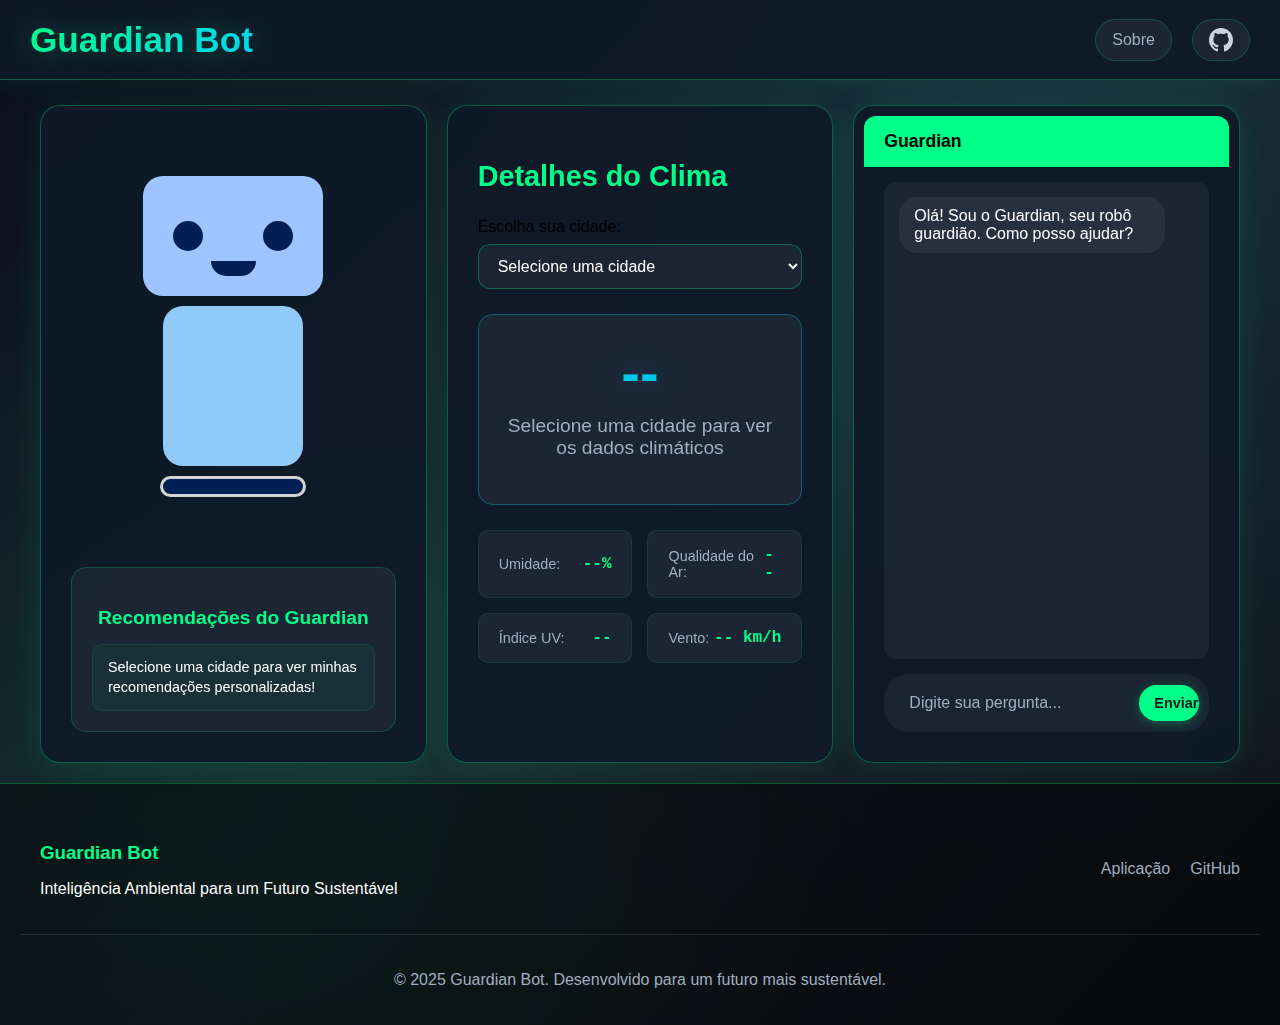
<file: index.html>
<!DOCTYPE html>
<html lang="pt-BR">
<head>
    <meta charset="UTF-8">
    <meta name="viewport" content="width=device-width, initial-scale=1.0">
    <link rel="stylesheet" href="css/app.css">
    <link rel="stylesheet" href="css/global.css">
    <title>Earth Guardian Bot</title>
</head>
<body>
    <header>
        <h1><a href="index.html">Guardian Bot</a></h1>
        <nav>
            <a href="landing.html">Sobre</a>
            <a href="https://github.com/beandy-dev/guardian-bot" target="_blank" class="github-link">
                <svg width="24" height="24" viewBox="0 0 24 24" fill="currentColor">
                    <path d="M12 0c-6.626 0-12 5.373-12 12 0 5.302 3.438 9.8 8.207 11.387.599.111.793-.261.793-.577v-2.234c-3.338.726-4.033-1.416-4.033-1.416-.546-1.387-1.333-1.756-1.333-1.756-1.089-.745.083-.729.083-.729 1.205.084 1.839 1.237 1.839 1.237 1.07 1.834 2.807 1.304 3.492.997.107-.775.418-1.305.762-1.604-2.665-.305-5.467-1.334-5.467-5.931 0-1.311.469-2.381 1.236-3.221-.124-.303-.535-1.524.117-3.176 0 0 1.008-.322 3.301 1.23.957-.266 1.983-.399 3.003-.404 1.02.005 2.047.138 3.006.404 2.291-1.552 3.297-1.23 3.297-1.23.653 1.653.242 2.874.118 3.176.77.84 1.235 1.911 1.235 3.221 0 4.609-2.807 5.624-5.479 5.921.43.372.823 1.102.823 2.222v3.293c0 .319.192.694.801.576 4.765-1.589 8.199-6.086 8.199-11.386 0-6.627-5.373-12-12-12z"/>
                </svg>
            </a>
        </nav>
    </header>
    <main>
        <section class="cards-container">

            <!-- Robot -->
            <article class="card">
                <div id="robot" class="robot neutral">
                    <div class="head">
                        <div class="eye left"></div>
                        <div class="eye right"></div>
                        <div class="mouth"></div>
                    </div>
                    <div class="body"></div>
                    <div class="legs"></div>
                </div>
                
                <!-- Guardian Recommendations -->
                <div class="guardian-recommendations">
                    <h3>Recomendações do Guardian</h3>
                    <div id="recommendations" class="recommendations-list">
                    </div>
                </div>
            </article>

            <!-- Weather Details-->
            <article class="card">
                <h2>Detalhes do Clima</h2>

                <div class="city-selector">
                    <label for="citySelect">Escolha sua cidade:</label>
                    <select id="citySelect">
                        <option value="" disabled selected>Selecione uma cidade</option>
                        <option value="sao-paulo">São Paulo</option>
                        <option value="rio-janeiro">Rio de Janeiro</option>
                        <option value="brasilia">Brasília</option>
                        <option value="salvador">Salvador</option>
                        <option value="curitiba">Curitiba</option>
                        <option value="manaus">Manaus</option>
                        <option value="porto-alegre">Porto Alegre</option>
                        <option value="recife">Recife</option>
                    </select>
                </div>

                <div class="weather-current">
                    <div class="weather-main">
                        <div id="temperature" class="temperature">--</div>
                        <div id="weather-description" class="weather-description">
                        </div>
                    </div>
                </div>

                <div class="weather-details">
                    <div class="detail-item">
                        <span class="label">Umidade:</span>
                        <span id="humidity">--%</span>
                    </div>

                    <div class="detail-item">
                        <span class="label">Qualidade do Ar:</span>
                        <span id="air-quality">--</span>
                    </div>

                    <div class="detail-item">
                        <span class="label">Índice UV:</span>
                        <span id="uv-index">--</span>
                    </div>

                    <div class="detail-item">
                        <span class="label">Vento:</span>
                        <span id="wind">-- km/h</span>
                    </div>
                </div>
            </article>

            <!-- Chat -->
            <article class="card chat-card">
                <h2>Guardian</h2>

                <div class="chat-messages" id="chatMessages">
                </div>

                <div class="chat-input-container">
                    <input type="text" id="chatInput" placeholder="Digite sua pergunta...">
                    <button id="sendBtn">Enviar</button>
                </div>
            </article>

        </section>
    </main>

    <footer>
        <div class="footer-content">
            <div class="footer-info">
                <h3>Guardian Bot</h3>
                <p>Inteligência Ambiental para um Futuro Sustentável</p>
            </div>
            <div class="footer-links">
                <a href="app.html">Aplicação</a>
                <a href="https://github.com/beandy-dev/guardian-bot" target="_blank">GitHub</a>
            </div>
        </div>
        <div class="footer-bottom">
            <p>&copy; 2025 Guardian Bot. Desenvolvido para um futuro mais sustentável.</p>
        </div>
    </footer>

    <script type="module" src="js/app.js"></script>
</body>
</html>
</file>
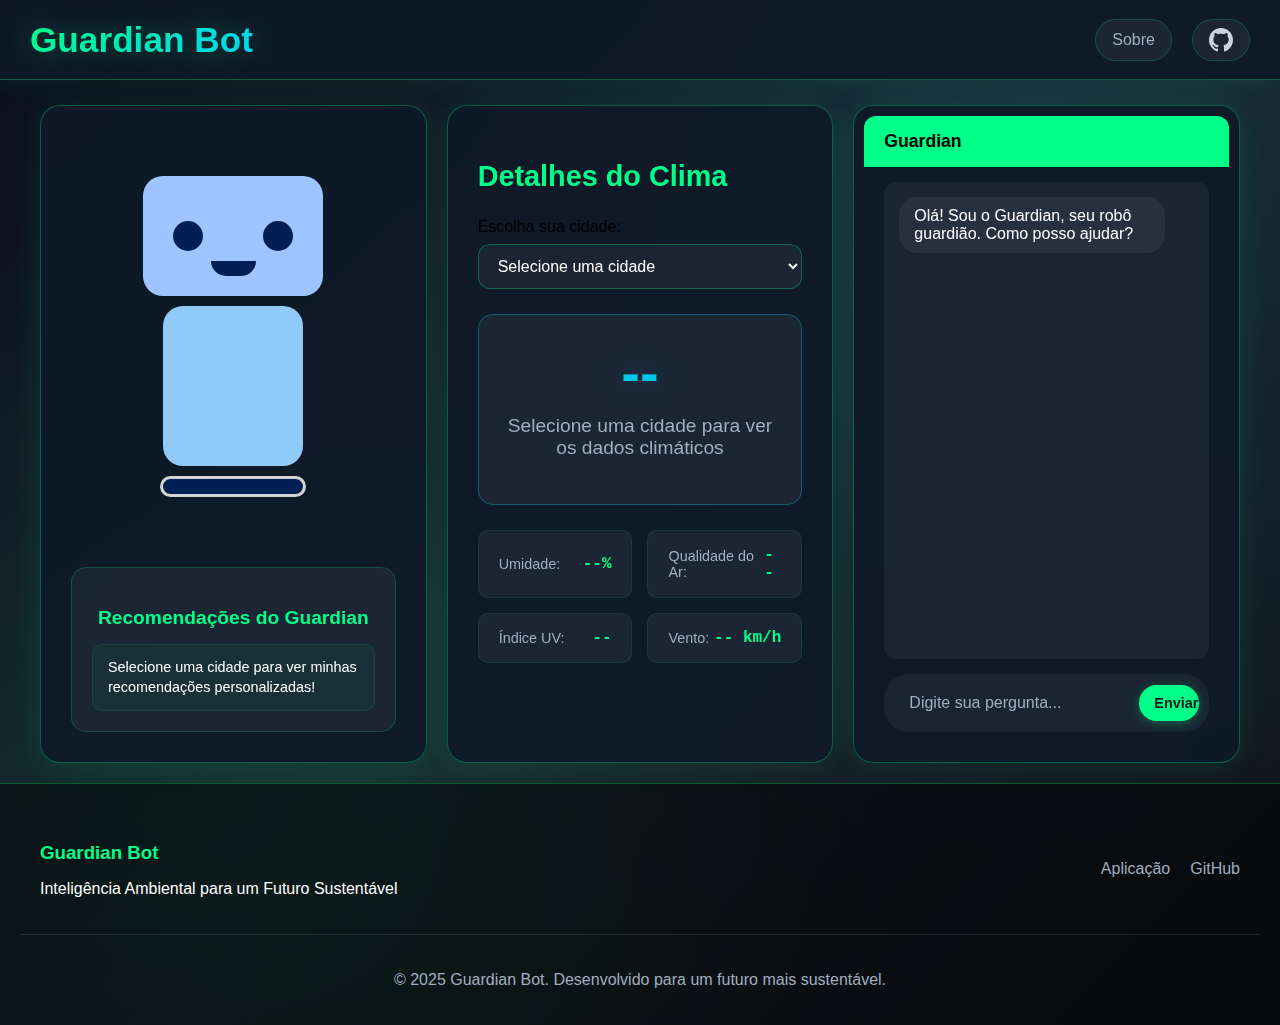
<file: app.html>
<!DOCTYPE html>
<html lang="pt-BR">
<head>
    <meta charset="UTF-8">
    <meta name="viewport" content="width=device-width, initial-scale=1.0">
    <link rel="stylesheet" href="css/app.css">
    <link rel="stylesheet" href="css/global.css">
    <title>Earth Guardian Bot</title>
</head>
<body>
    <header>
        <h1><a href="app.html">Guardian Bot</a></h1>
        <nav>
            <a href="landing.html">Sobre</a>
            <a href="https://github.com/beandy-dev" target="_blank" class="github-link">
                <svg width="24" height="24" viewBox="0 0 24 24" fill="currentColor">
                    <path d="M12 0c-6.626 0-12 5.373-12 12 0 5.302 3.438 9.8 8.207 11.387.599.111.793-.261.793-.577v-2.234c-3.338.726-4.033-1.416-4.033-1.416-.546-1.387-1.333-1.756-1.333-1.756-1.089-.745.083-.729.083-.729 1.205.084 1.839 1.237 1.839 1.237 1.07 1.834 2.807 1.304 3.492.997.107-.775.418-1.305.762-1.604-2.665-.305-5.467-1.334-5.467-5.931 0-1.311.469-2.381 1.236-3.221-.124-.303-.535-1.524.117-3.176 0 0 1.008-.322 3.301 1.23.957-.266 1.983-.399 3.003-.404 1.02.005 2.047.138 3.006.404 2.291-1.552 3.297-1.23 3.297-1.23.653 1.653.242 2.874.118 3.176.77.84 1.235 1.911 1.235 3.221 0 4.609-2.807 5.624-5.479 5.921.43.372.823 1.102.823 2.222v3.293c0 .319.192.694.801.576 4.765-1.589 8.199-6.086 8.199-11.386 0-6.627-5.373-12-12-12z"/>
                </svg>
            </a>
        </nav>
    </header>
    <main>
        <section class="cards-container">

            <!-- Robot -->
            <article class="card">
                <div id="robot" class="robot neutral">
                    <div class="head">
                        <div class="eye left"></div>
                        <div class="eye right"></div>
                        <div class="mouth"></div>
                    </div>
                    <div class="body"></div>
                    <div class="legs"></div>
                </div>
                
                <!-- Guardian Recommendations -->
                <div class="guardian-recommendations">
                    <h3>Recomendações do Guardian</h3>
                    <div id="recommendations" class="recommendations-list">
                    </div>
                </div>
            </article>

            <!-- Weather Details-->
            <article class="card">
                <h2>Detalhes do Clima</h2>

                <div class="city-selector">
                    <label for="citySelect">Escolha sua cidade:</label>
                    <select id="citySelect">
                        <option value="" disabled selected>Selecione uma cidade</option>
                        <option value="sao-paulo">São Paulo</option>
                        <option value="rio-janeiro">Rio de Janeiro</option>
                        <option value="brasilia">Brasília</option>
                        <option value="salvador">Salvador</option>
                        <option value="curitiba">Curitiba</option>
                        <option value="manaus">Manaus</option>
                        <option value="porto-alegre">Porto Alegre</option>
                        <option value="recife">Recife</option>
                    </select>
                </div>

                <div class="weather-current">
                    <div class="weather-main">
                        <div id="temperature" class="temperature">--</div>
                        <div id="weather-description" class="weather-description">
                        </div>
                    </div>
                </div>

                <div class="weather-details">
                    <div class="detail-item">
                        <span class="label">Umidade:</span>
                        <span id="humidity">--%</span>
                    </div>

                    <div class="detail-item">
                        <span class="label">Qualidade do Ar:</span>
                        <span id="air-quality">--</span>
                    </div>

                    <div class="detail-item">
                        <span class="label">Índice UV:</span>
                        <span id="uv-index">--</span>
                    </div>

                    <div class="detail-item">
                        <span class="label">Vento:</span>
                        <span id="wind">-- km/h</span>
                    </div>
                </div>
            </article>

            <!-- Chat -->
            <article class="card chat-card">
                <h2>Guardian</h2>

                <div class="chat-messages" id="chatMessages">
                </div>

                <div class="chat-input-container">
                    <input type="text" id="chatInput" placeholder="Digite sua pergunta...">
                    <button id="sendBtn">Enviar</button>
                </div>
            </article>

        </section>
    </main>

    <footer>
        <div class="footer-content">
            <div class="footer-info">
                <h3>Guardian Bot</h3>
                <p>Inteligência Ambiental para um Futuro Sustentável</p>
            </div>
            <div class="footer-links">
                <a href="app.html">Aplicação</a>
                <a href="https://github.com/beandy-dev" target="_blank">GitHub</a>
            </div>
        </div>
        <div class="footer-bottom">
            <p>&copy; 2025 Guardian Bot. Desenvolvido para um futuro mais sustentável.</p>
        </div>
    </footer>

    <script type="module" src="js/app.js"></script>
</body>
</html>
</file>
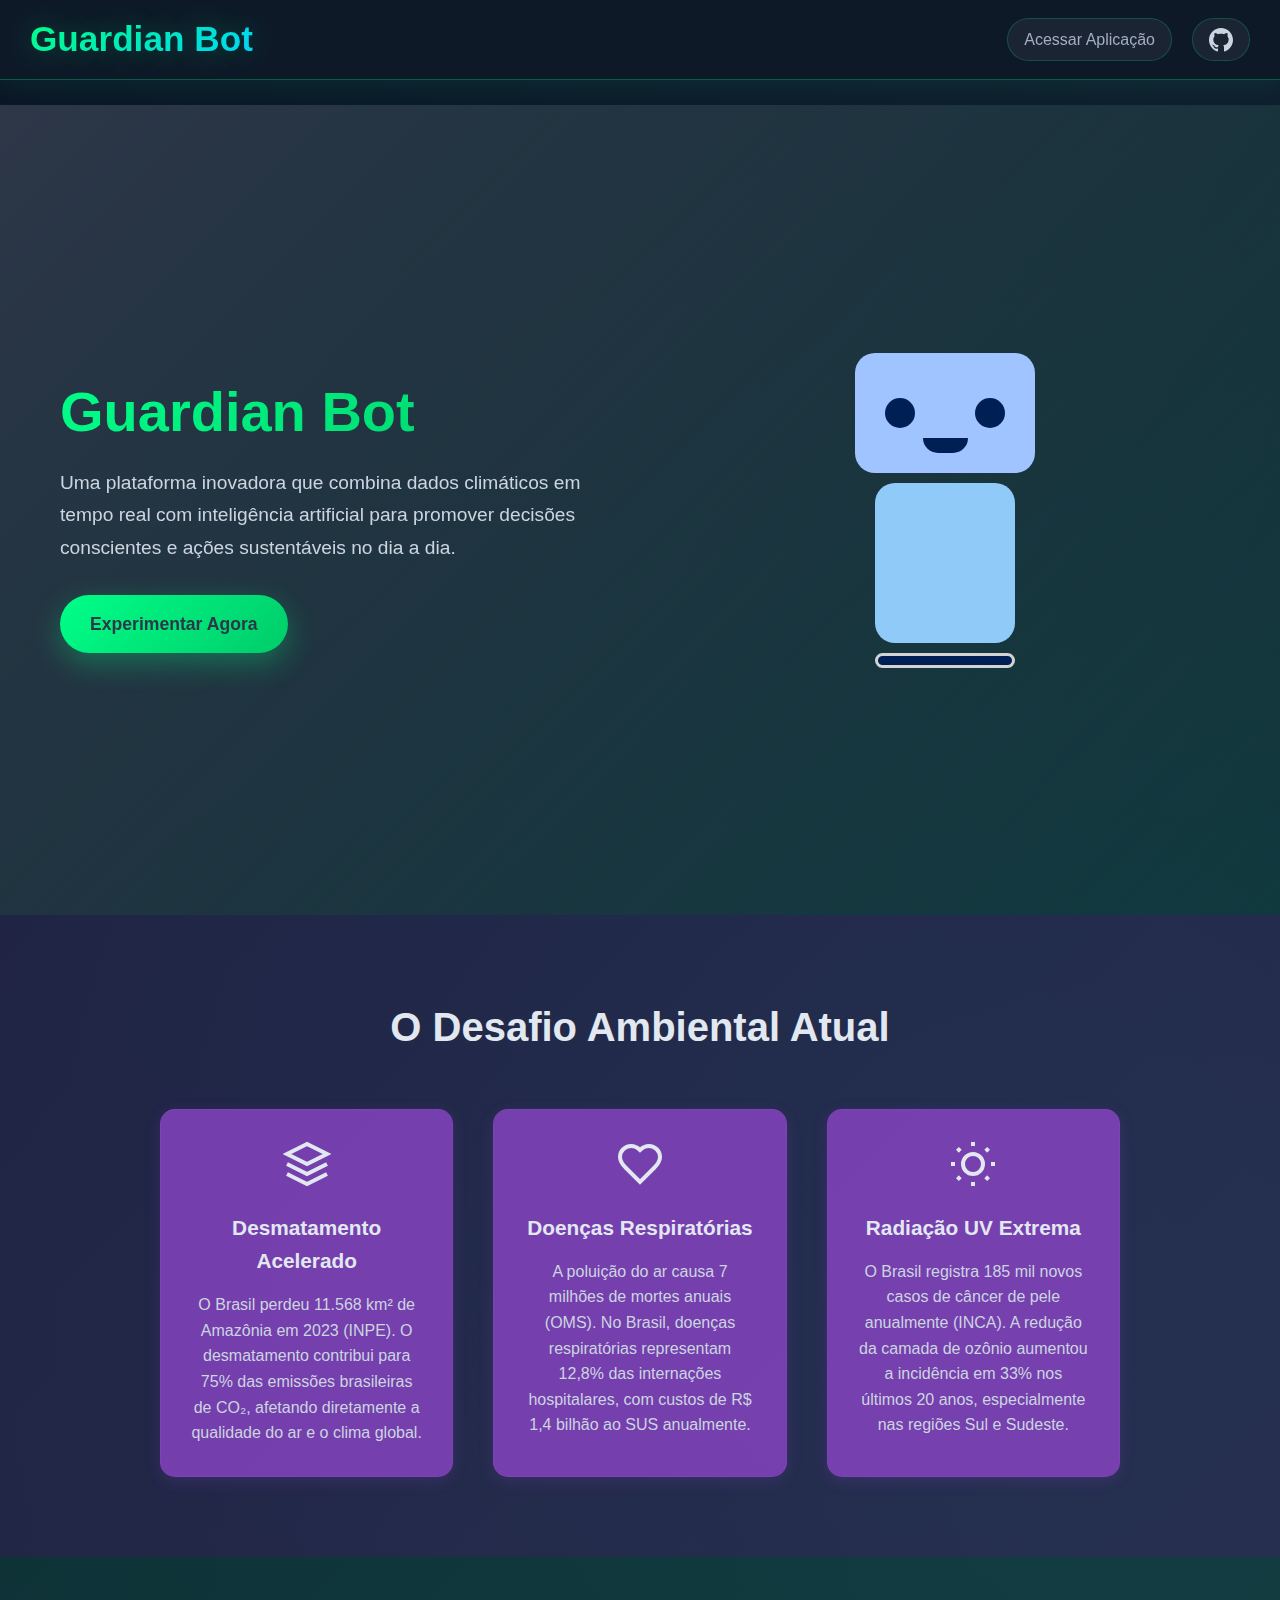
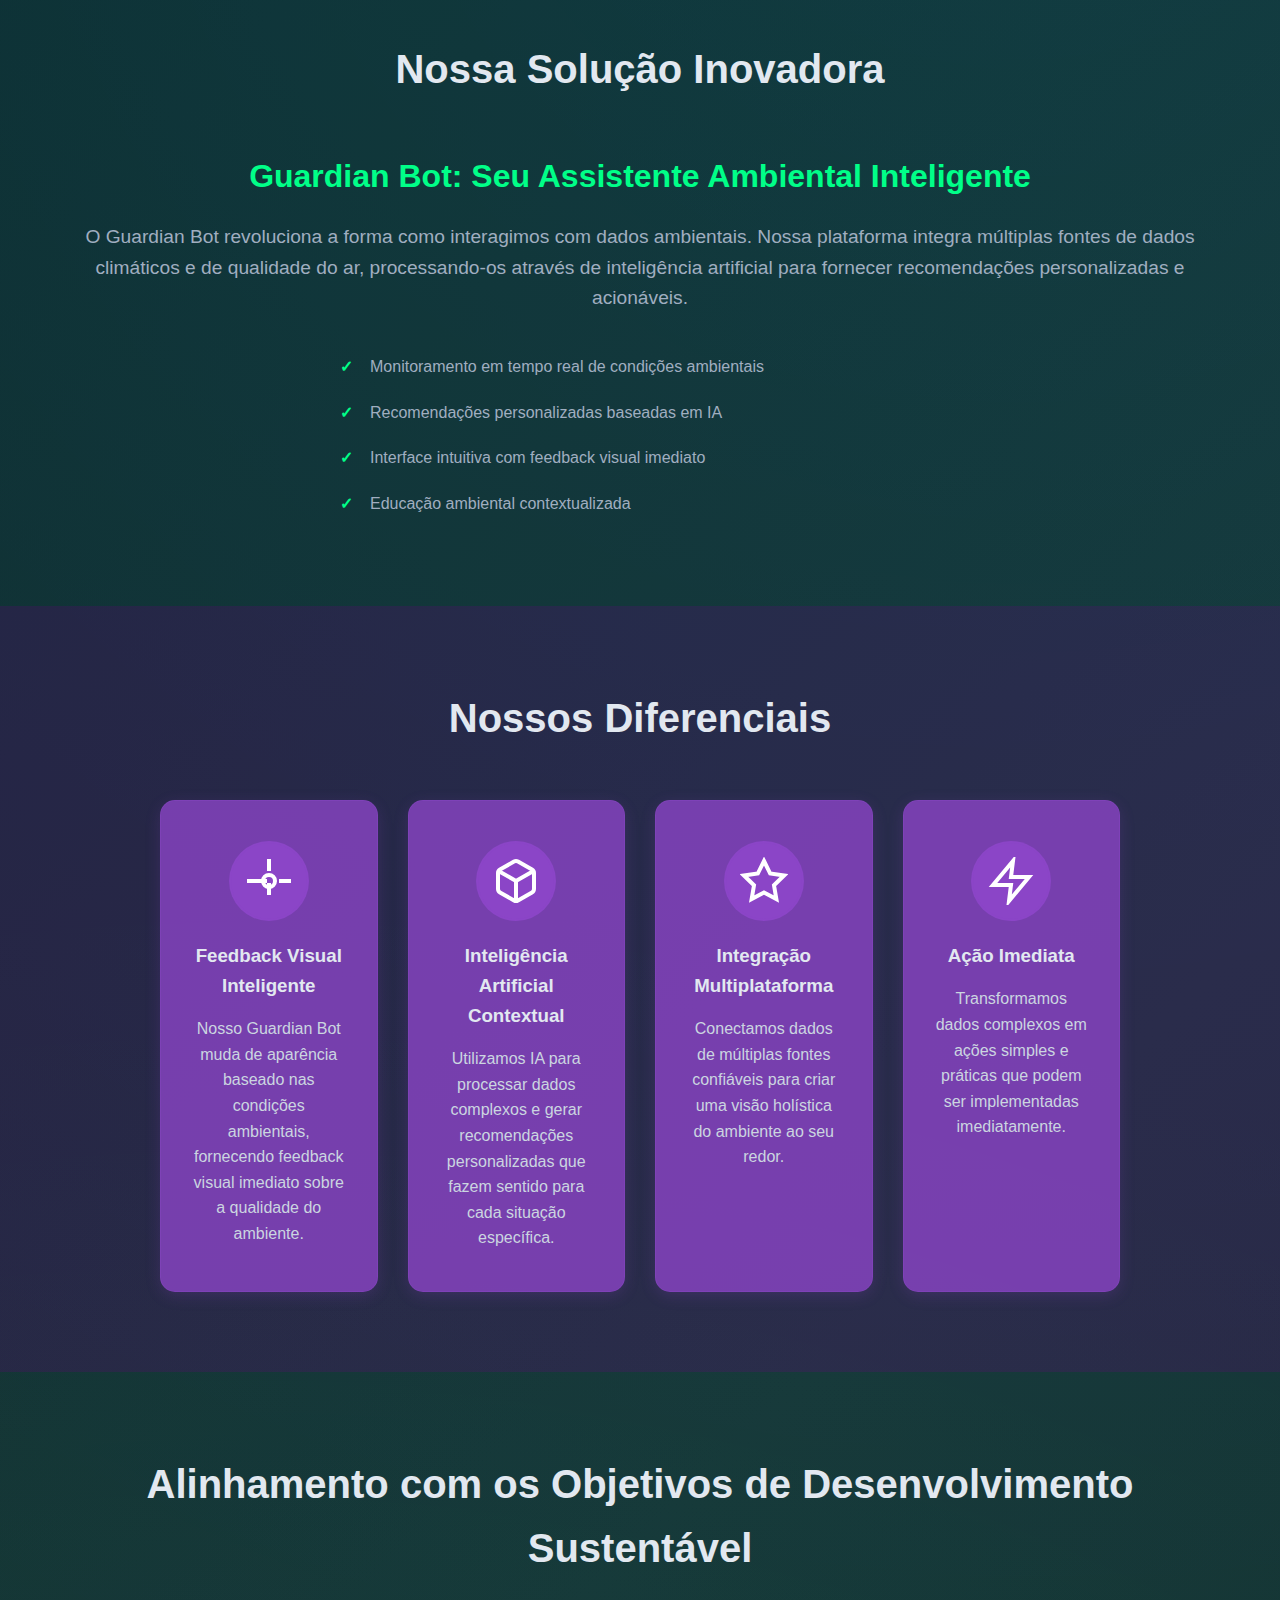
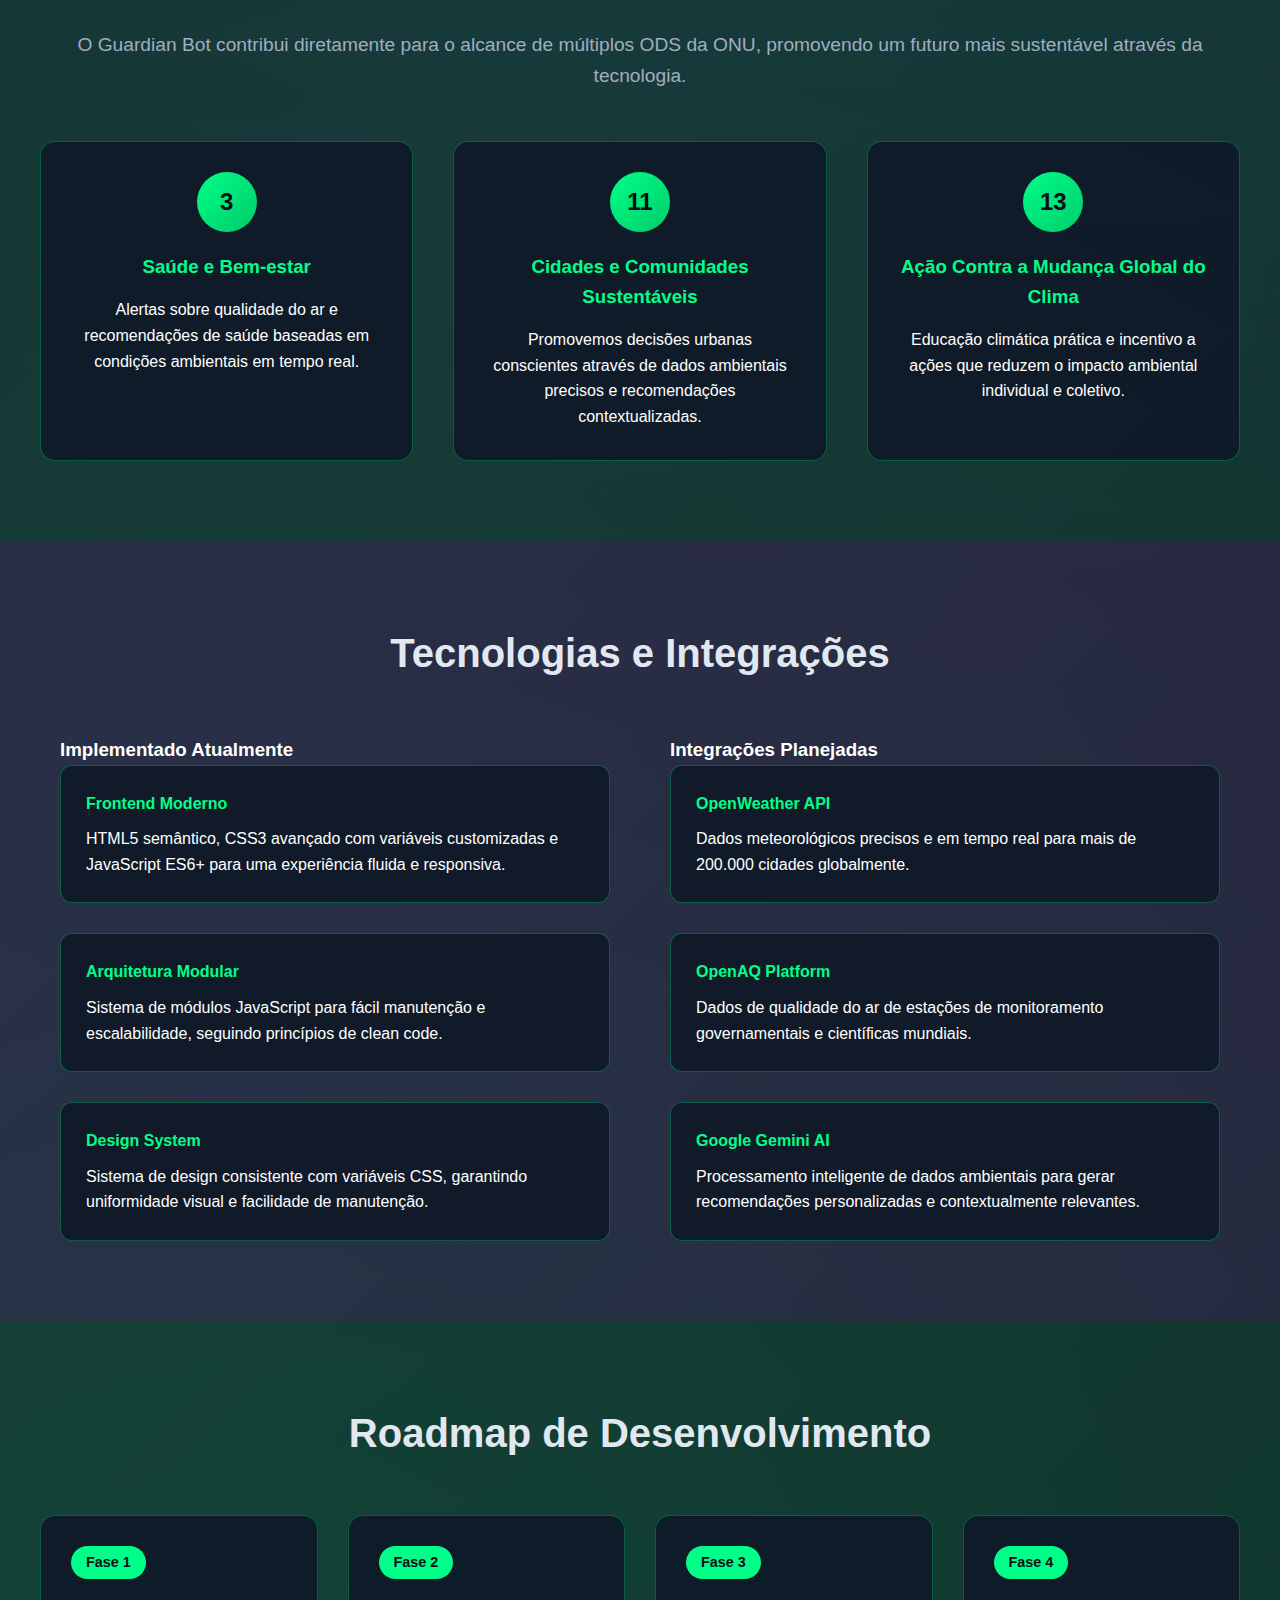
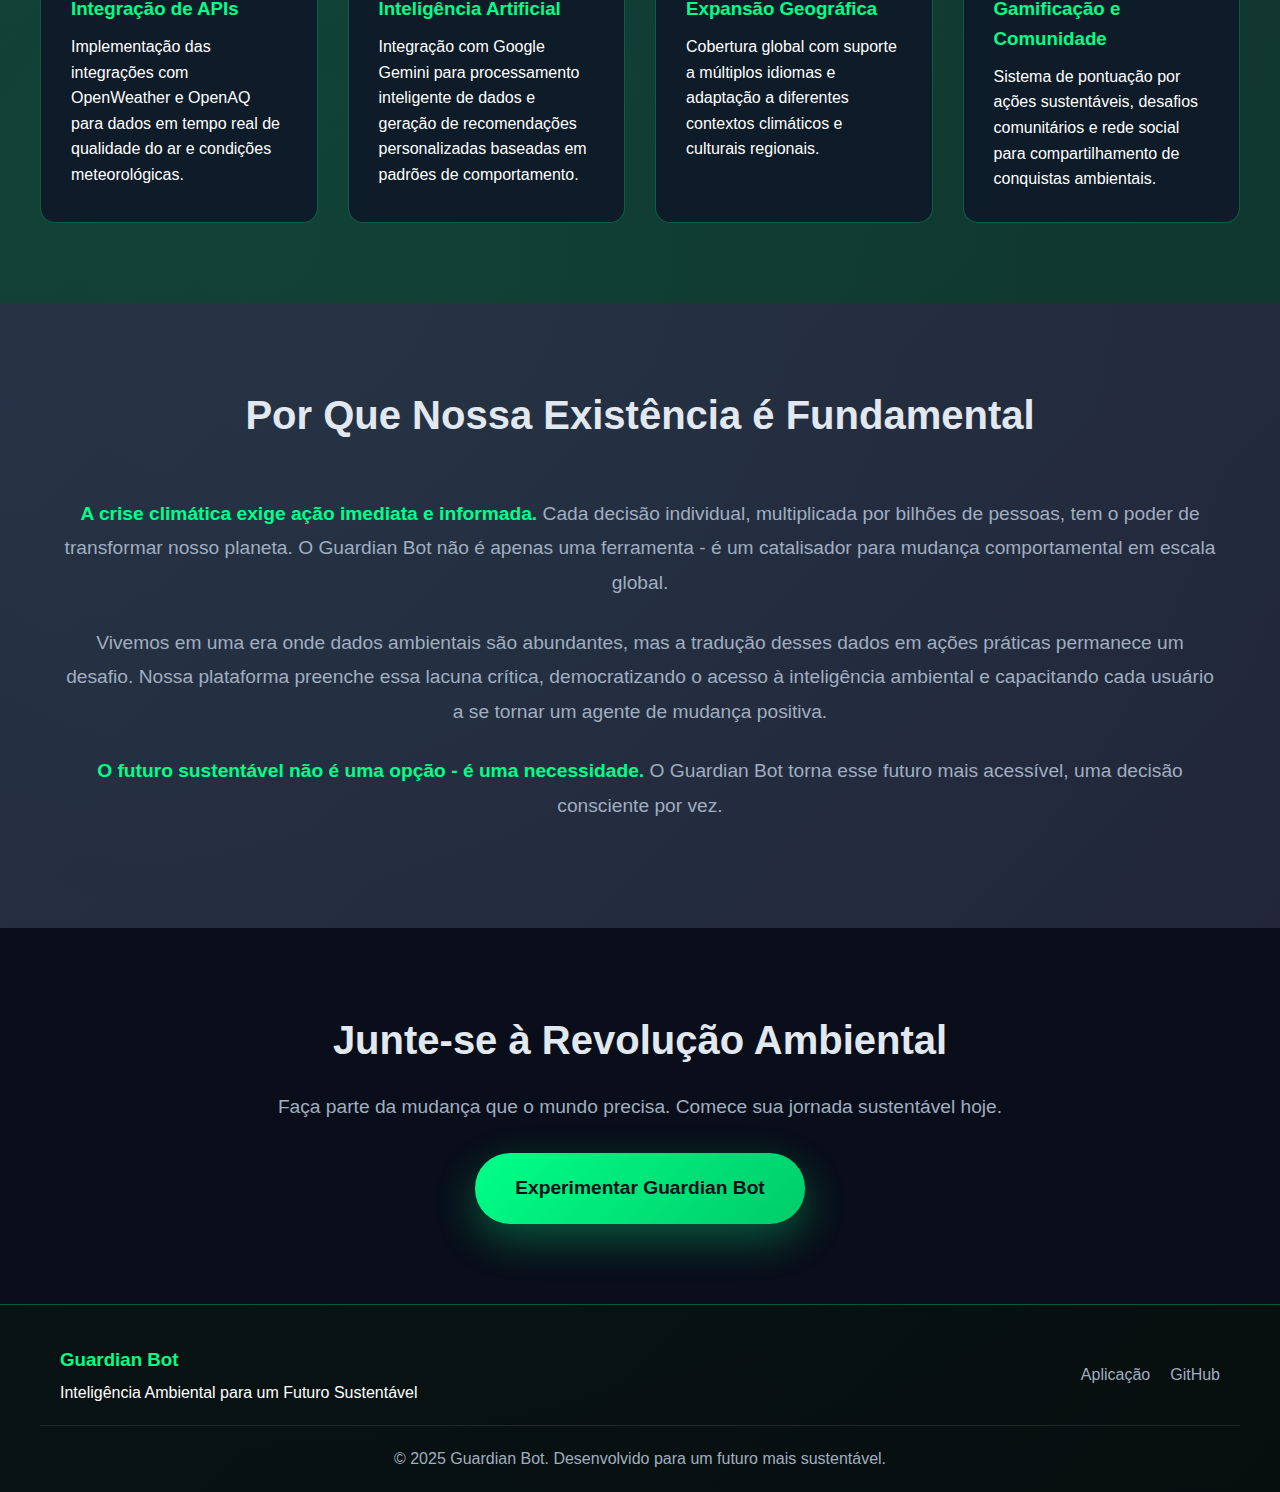
<file: landing.html>
<!DOCTYPE html>
<html lang="pt-BR">
<head>
    <meta charset="UTF-8">
    <meta name="viewport" content="width=device-width, initial-scale=1.0">
    <link rel="stylesheet" href="css/landing.css">
    <link rel="stylesheet" href="css/global.css">
    <title>Guardian Bot - Inteligência Ambiental para um Futuro Sustentável</title>
</head>
<body>
    <header>
        <h1><a href="app.html">Guardian Bot</a></h1>
        <nav>
            <a href="index.html">Acessar Aplicação</a>
            <a href="https://github.com/beandy-dev/guardian-bot" target="_blank" class="github-link">
                <svg width="24" height="24" viewBox="0 0 24 24" fill="currentColor">
                    <path d="M12 0c-6.626 0-12 5.373-12 12 0 5.302 3.438 9.8 8.207 11.387.599.111.793-.261.793-.577v-2.234c-3.338.726-4.033-1.416-4.033-1.416-.546-1.387-1.333-1.756-1.333-1.756-1.089-.745.083-.729.083-.729 1.205.084 1.839 1.237 1.839 1.237 1.07 1.834 2.807 1.304 3.492.997.107-.775.418-1.305.762-1.604-2.665-.305-5.467-1.334-5.467-5.931 0-1.311.469-2.381 1.236-3.221-.124-.303-.535-1.524.117-3.176 0 0 1.008-.322 3.301 1.23.957-.266 1.983-.399 3.003-.404 1.02.005 2.047.138 3.006.404 2.291-1.552 3.297-1.23 3.297-1.23.653 1.653.242 2.874.118 3.176.77.84 1.235 1.911 1.235 3.221 0 4.609-2.807 5.624-5.479 5.921.43.372.823 1.102.823 2.222v3.293c0 .319.192.694.801.576 4.765-1.589 8.199-6.086 8.199-11.386 0-6.627-5.373-12-12-12z"/>
                </svg>
            </a>
        </nav>
    </header>

    <main>
        <section class="hero">
            <div class="hero-content">
                <div class="hero-text">
                    <h1>Guardian Bot</h1>
                    <p class="hero-description">
                        Uma plataforma inovadora que combina dados climáticos em tempo real com inteligência artificial 
                        para promover decisões conscientes e ações sustentáveis no dia a dia.
                    </p>
                    <a href="app.html" class="hero-cta">Experimentar Agora</a>
                </div>
                <div class="hero-robot">
                    <div id="robot" class="robot perfect">
                        <div class="head">
                            <div class="eye left"></div>
                            <div class="eye right"></div>
                            <div class="mouth"></div>
                        </div>
                        <div class="body"></div>
                        <div class="legs"></div>
                    </div>
                </div>
            </div>
        </section>

        <section class="problem">
            <h2>O Desafio Ambiental Atual</h2>
            <div class="problem-grid">
                <div class="problem-item">
                    <svg width="48" height="48" viewBox="0 0 24 24" fill="none" stroke="currentColor" stroke-width="2">
                        <path d="M12 2L2 7l10 5 10-5-10-5z"/>
                        <path d="M2 17l10 5 10-5"/>
                        <path d="M2 12l10 5 10-5"/>
                    </svg>
                    <h3>Desmatamento Acelerado</h3>
                    <p>O Brasil perdeu 11.568 km² de Amazônia em 2023 (INPE). O desmatamento contribui para 75% das emissões brasileiras de CO₂, afetando diretamente a qualidade do ar e o clima global.</p>
                </div>
                <div class="problem-item">
                    <svg width="48" height="48" viewBox="0 0 24 24" fill="none" stroke="currentColor" stroke-width="2">
                        <path d="M19 14c1.49-1.46 3-3.21 3-5.5A5.5 5.5 0 0 0 16.5 3c-1.76 0-3 .5-4.5 2-1.5-1.5-2.74-2-4.5-2A5.5 5.5 0 0 0 2 8.5c0 2.29 1.51 4.04 3 5.5l7 7z"/>
                    </svg>
                    <h3>Doenças Respiratórias</h3>
                    <p>A poluição do ar causa 7 milhões de mortes anuais (OMS). No Brasil, doenças respiratórias representam 12,8% das internações hospitalares, com custos de R$ 1,4 bilhão ao SUS anualmente.</p>
                </div>
                <div class="problem-item">
                    <svg width="48" height="48" viewBox="0 0 24 24" fill="none" stroke="currentColor" stroke-width="2">
                        <circle cx="12" cy="12" r="5"/>
                        <line x1="12" y1="1" x2="12" y2="3"/>
                        <line x1="12" y1="21" x2="12" y2="23"/>
                        <line x1="4.22" y1="4.22" x2="5.64" y2="5.64"/>
                        <line x1="18.36" y1="18.36" x2="19.78" y2="19.78"/>
                        <line x1="1" y1="12" x2="3" y2="12"/>
                        <line x1="21" y1="12" x2="23" y2="12"/>
                        <line x1="4.22" y1="19.78" x2="5.64" y2="18.36"/>
                        <line x1="18.36" y1="5.64" x2="19.78" y2="4.22"/>
                    </svg>
                    <h3>Radiação UV Extrema</h3>
                    <p>O Brasil registra 185 mil novos casos de câncer de pele anualmente (INCA). A redução da camada de ozônio aumentou a incidência em 33% nos últimos 20 anos, especialmente nas regiões Sul e Sudeste.</p>
                </div>
            </div>
        </section>

        <section class="solution">
            <h2>Nossa Solução Inovadora</h2>
            <div class="solution-content">
                <div class="solution-text">
                    <h3>Guardian Bot: Seu Assistente Ambiental Inteligente</h3>
                    <p>
                        O Guardian Bot revoluciona a forma como interagimos com dados ambientais. Nossa plataforma 
                        integra múltiplas fontes de dados climáticos e de qualidade do ar, processando-os através 
                        de inteligência artificial para fornecer recomendações personalizadas e acionáveis.
                    </p>
                    <ul class="solution-features">
                        <li>Monitoramento em tempo real de condições ambientais</li>
                        <li>Recomendações personalizadas baseadas em IA</li>
                        <li>Interface intuitiva com feedback visual imediato</li>
                        <li>Educação ambiental contextualizada</li>
                    </ul>
                </div>
            </div>
        </section>

        <section class="differentials">
            <h2>Nossos Diferenciais</h2>
            <div class="differentials-grid">
                <div class="differential-card">
                    <div class="differential-icon">
                        <svg width="48" height="48" viewBox="0 0 24 24" fill="none" stroke="currentColor" stroke-width="2">
                            <circle cx="12" cy="12" r="3"/>
                            <path d="M12 1v6m0 6v6m11-7h-6m-6 0H1"/>
                        </svg>
                    </div>
                    <h3>Feedback Visual Inteligente</h3>
                    <p>Nosso Guardian Bot muda de aparência baseado nas condições ambientais, fornecendo feedback visual imediato sobre a qualidade do ambiente.</p>
                </div>
                <div class="differential-card">
                    <div class="differential-icon">
                        <svg width="48" height="48" viewBox="0 0 24 24" fill="none" stroke="currentColor" stroke-width="2">
                            <path d="M21 16V8a2 2 0 0 0-1-1.73l-7-4a2 2 0 0 0-2 0l-7 4A2 2 0 0 0 3 8v8a2 2 0 0 0 1 1.73l7 4a2 2 0 0 0 2 0l7-4A2 2 0 0 0 21 16z"/>
                            <polyline points="3.27,6.96 12,12.01 20.73,6.96"/>
                            <line x1="12" y1="22.08" x2="12" y2="12"/>
                        </svg>
                    </div>
                    <h3>Inteligência Artificial Contextual</h3>
                    <p>Utilizamos IA para processar dados complexos e gerar recomendações personalizadas que fazem sentido para cada situação específica.</p>
                </div>
                <div class="differential-card">
                    <div class="differential-icon">
                        <svg width="48" height="48" viewBox="0 0 24 24" fill="none" stroke="currentColor" stroke-width="2">
                            <path d="M12 2l3.09 6.26L22 9.27l-5 4.87 1.18 6.88L12 17.77l-6.18 3.25L7 14.14 2 9.27l6.91-1.01L12 2z"/>
                        </svg>
                    </div>
                    <h3>Integração Multiplataforma</h3>
                    <p>Conectamos dados de múltiplas fontes confiáveis para criar uma visão holística do ambiente ao seu redor.</p>
                </div>
                <div class="differential-card">
                    <div class="differential-icon">
                        <svg width="48" height="48" viewBox="0 0 24 24" fill="none" stroke="currentColor" stroke-width="2">
                            <polygon points="13 2 3 14 12 14 11 22 21 10 12 10 13 2"/>
                        </svg>
                    </div>
                    <h3>Ação Imediata</h3>
                    <p>Transformamos dados complexos em ações simples e práticas que podem ser implementadas imediatamente.</p>
                </div>
            </div>
        </section>

        <section class="ods">
            <h2>Alinhamento com os Objetivos de Desenvolvimento Sustentável</h2>
            <p class="ods-intro">
                O Guardian Bot contribui diretamente para o alcance de múltiplos ODS da ONU, 
                promovendo um futuro mais sustentável através da tecnologia.
            </p>
            <div class="ods-grid">
                <div class="ods-card">
                    <div class="ods-number">3</div>
                    <h3>Saúde e Bem-estar</h3>
                    <p>Alertas sobre qualidade do ar e recomendações de saúde baseadas em condições ambientais em tempo real.</p>
                </div>
                <div class="ods-card">
                    <div class="ods-number">11</div>
                    <h3>Cidades e Comunidades Sustentáveis</h3>
                    <p>Promovemos decisões urbanas conscientes através de dados ambientais precisos e recomendações contextualizadas.</p>
                </div>
                <div class="ods-card">
                    <div class="ods-number">13</div>
                    <h3>Ação Contra a Mudança Global do Clima</h3>
                    <p>Educação climática prática e incentivo a ações que reduzem o impacto ambiental individual e coletivo.</p>
                </div>
            </div>
        </section>

        <section class="technology">
            <h2>Tecnologias e Integrações</h2>
            <div class="tech-content">
                <div class="tech-current">
                    <h3>Implementado Atualmente</h3>
                    <div class="tech-grid">
                        <div class="tech-item">
                            <h4>Frontend Moderno</h4>
                            <p>HTML5 semântico, CSS3 avançado com variáveis customizadas e JavaScript ES6+ para uma experiência fluida e responsiva.</p>
                        </div>
                        <div class="tech-item">
                            <h4>Arquitetura Modular</h4>
                            <p>Sistema de módulos JavaScript para fácil manutenção e escalabilidade, seguindo princípios de clean code.</p>
                        </div>
                        <div class="tech-item">
                            <h4>Design System</h4>
                            <p>Sistema de design consistente com variáveis CSS, garantindo uniformidade visual e facilidade de manutenção.</p>
                        </div>
                    </div>
                </div>
                
                <div class="tech-integrations">
                    <h3>Integrações Planejadas</h3>
                    <div class="integration-grid">
                        <div class="integration-card">
                            <h4><a href="https://openweathermap.org/" target="_blank">OpenWeather API</a></h4>
                            <p>Dados meteorológicos precisos e em tempo real para mais de 200.000 cidades globalmente.</p>
                        </div>
                        <div class="integration-card">
                            <h4><a href="https://openaq.org/" target="_blank">OpenAQ Platform</a></h4>
                            <p>Dados de qualidade do ar de estações de monitoramento governamentais e científicas mundiais.</p>
                        </div>
                        <div class="integration-card">
                            <h4><a href="https://gemini.google.com/" target="_blank">Google Gemini AI</a></h4>
                            <p>Processamento inteligente de dados ambientais para gerar recomendações personalizadas e contextualmente relevantes.</p>
                        </div>
                    </div>
                </div>
            </div>
        </section>

        <section class="roadmap">
            <h2>Roadmap de Desenvolvimento</h2>
            <div class="roadmap-timeline">
                <div class="roadmap-item">
                    <div class="roadmap-phase">Fase 1</div>
                    <h3>Integração de APIs</h3>
                    <p>Implementação das integrações com OpenWeather e OpenAQ para dados em tempo real de qualidade do ar e condições meteorológicas.</p>
                </div>
                <div class="roadmap-item">
                    <div class="roadmap-phase">Fase 2</div>
                    <h3>Inteligência Artificial</h3>
                    <p>Integração com Google Gemini para processamento inteligente de dados e geração de recomendações personalizadas baseadas em padrões de comportamento.</p>
                </div>
                <div class="roadmap-item">
                    <div class="roadmap-phase">Fase 3</div>
                    <h3>Expansão Geográfica</h3>
                    <p>Cobertura global com suporte a múltiplos idiomas e adaptação a diferentes contextos climáticos e culturais regionais.</p>
                </div>
                <div class="roadmap-item">
                    <div class="roadmap-phase">Fase 4</div>
                    <h3>Gamificação e Comunidade</h3>
                    <p>Sistema de pontuação por ações sustentáveis, desafios comunitários e rede social para compartilhamento de conquistas ambientais.</p>
                </div>
            </div>
        </section>

        <section class="impact-statement">
            <h2>Por Que Nossa Existência é Fundamental</h2>
            <div class="impact-content">
                <div class="impact-text">
                    <p>
                        <strong>A crise climática exige ação imediata e informada.</strong> Cada decisão individual, 
                        multiplicada por bilhões de pessoas, tem o poder de transformar nosso planeta. 
                        O Guardian Bot não é apenas uma ferramenta - é um catalisador para mudança comportamental em escala global.
                    </p>
                    <p>
                        Vivemos em uma era onde dados ambientais são abundantes, mas a tradução desses dados em 
                        ações práticas permanece um desafio. Nossa plataforma preenche essa lacuna crítica, 
                        democratizando o acesso à inteligência ambiental e capacitando cada usuário a se tornar 
                        um agente de mudança positiva.
                    </p>
                    <p>
                        <strong>O futuro sustentável não é uma opção - é uma necessidade.</strong> 
                        O Guardian Bot torna esse futuro mais acessível, uma decisão consciente por vez.
                    </p>
                </div>
            </div>
        </section>

        <section class="cta-final">
            <h2>Junte-se à Revolução Ambiental</h2>
            <p>Faça parte da mudança que o mundo precisa. Comece sua jornada sustentável hoje.</p>
            <a href="app.html" class="cta-button-large">Experimentar Guardian Bot</a>
        </section>
    </main>

    <footer>
        <div class="footer-content">
            <div class="footer-info">
                <h3>Guardian Bot</h3>
                <p>Inteligência Ambiental para um Futuro Sustentável</p>
            </div>
            <div class="footer-links">
                <a href="app.html">Aplicação</a>
                <a href="https://github.com/beandy-dev/guardian-bot" target="_blank">GitHub</a>
            </div>
        </div>
        <div class="footer-bottom">
            <p>&copy; 2025 Guardian Bot. Desenvolvido para um futuro mais sustentável.</p>
        </div>
    </footer>
</body>
</html>
</file>
<file: css/app.css>
/* Main content */
main {
    padding: 0 20px 20px 20px;
    max-width: 1200px;
    margin: 0 auto;
}

/* Main layout */
.cards-container {
    display: grid;
    grid-template-columns: repeat(3, 1fr);
    grid-template-rows: 1fr;
    gap: 20px;
    align-items: stretch;
}

.card {
    display: flex;
    flex-direction: column;
    flex: 1;
    background: var(--card-bg);
    border: 1px solid var(--border-glow);
    border-radius: 20px;
    padding: 30px;
    backdrop-filter: blur(20px);
    box-shadow: var(--shadow-glow);
    transition: all 0.4s cubic-bezier(0.4, 0, 0.2, 1);
    position: relative;
    overflow: hidden;
}

h2 {
    color: var(--primary-green);
    margin-bottom: 25px;
    font-size: 1.8rem;      
    font-weight: 600;
    display: flex;
    align-items: center;
    gap: 10px;
}

/*Default Robot Design*/
.robot {
  width: 180px;
  margin: 40px auto;
  transition: all 0.3s ease;
}

.robot:hover .eye {
  height: 3px;
  border-radius: 10px;
}

.robot:hover .mouth {
  height: 15px !important;
  width: 45px !important;
  border-radius: 0 0 25px 25px !important;
  bottom: 20px !important;
  background: #001F54 !important;
}

.head {
  width: 180px;
  height: 120px;
  background: #a0c4ff;
  border-radius: 20px;
  display: flex;
  justify-content: space-around;
  align-items: center;
  position: relative;
}

.body {
  width: 140px;
  height: 160px;
  background: #90caf9;
  margin: 10px auto 0 auto;
  border-radius: 20px;
}

.legs {
  width: 140px;
  height: 15px;
  background: #001F54;
  margin: 10px auto 0 auto;
  border: 3px solid #d3d3d3;
  border-radius: 20px;
}

.eye {
  width: 30px;
  height: 30px;
  background: #001F54;
  border-radius: 50%;
  transition: all 0.3s ease;
}

.mouth {
  width: 60px;
  height: 10px;
  background: #001F54;
  border-radius: 5px;
  position: absolute;
  bottom: 20px;
}

/*Sunny Robot Design*/
.robot.sunny .head {
  background: #ffdd57;
}

.robot.sunny .body {
  background: #ffcd38;
}

.robot.sunny .mouth {
  height: 15px;
  width: 45px;
  border-radius: 0 0 25px 25px;
  background: #001F54;
}

/*Rainy Robot Design*/
.robot.rainy .head {
  background: #6ec5ff;
}

.robot.rainy .body {
  background: #47a7d9;
}

.robot.rainy .mouth {
  height: 40px;
  width: 80px;
  border-radius: 40px 40px 0 0;
  background: #001F54;
  position: absolute;
  bottom: 10px;
}

/*Cloudy Robot Design*/
.robot.cloudy .head {
  background: #d3d3d3;
}

.robot.cloudy .body {
  background: #bfbfbf;
}

.robot.cloudy .mouth {
  height: 10px;
  width: 60px;
  border-radius: 5px;
  background: #001F54;
}

/* Robot mood based on air quality */
.robot.happy .mouth {
  height: 15px;
  width: 45px;
  border-radius: 0 0 25px 25px;
  background: #001F54;
}

.robot.sad .mouth {
  height: 15px;
  width: 45px;
  border-radius: 25px 25px 0 0;
  background: #001F54;
  bottom: 15px;
}

/* Special weather conditions */
.robot.windy .eye {
  height: 15px;
  border-radius: 15px 15px 5px 5px;
}

.robot.dry .eye {
  background: #ff4444;
}

.robot.hot-mouth .mouth {
  background: #ff4444 !important;
}

.robot.cold-mouth .mouth {
  background: #4444ff !important;
}

/* Perfect conditions - gradient eyes and smile */
.robot.perfect .eye {
  background: linear-gradient(135deg, var(--secondary-green), var(--primary-green)) !important;
  box-shadow: 0 0 10px rgba(0, 255, 136, 0.3);
}

.robot.perfect .mouth {
  height: 15px !important;
  width: 45px !important;
  border-radius: 0 0 45px 45px !important;
}

/* UV warning - red border around head and body */
.robot.uv-warning .head {
  border: 3px solid #ff4444;
  box-shadow: 0 0 15px rgba(255, 68, 68, 0.3);
}

.robot.uv-warning .body {
  border: 3px solid #ff4444;
  box-shadow: 0 0 15px rgba(255, 68, 68, 0.3);
}

/* Guardian Recommendations */
.guardian-recommendations {
    margin-top: 30px;
    padding: 20px;
    background: var(--glass-bg);
    border: 1px solid rgba(0, 255, 136, 0.2);
    border-radius: 15px;
}

.guardian-recommendations h3 {
    color: var(--primary-green);
    font-size: 1.2rem;
    margin-bottom: 15px;
    text-align: center;
}

.recommendations-list {
    display: flex;
    flex-direction: column;
    gap: 10px;
}

.recommendation-item {
    padding: 12px 15px;
    background: rgba(0, 255, 136, 0.05);
    border: 1px solid rgba(0, 255, 136, 0.1);
    border-radius: 10px;
    font-size: 0.9rem;
    line-height: 1.4;
    color: var(--text-primary);
    transition: all 0.3s ease;
}

.recommendation-item:hover {
    background: rgba(0, 255, 136, 0.1);
    border-color: rgba(0, 255, 136, 0.3);
}

.recommendation-item.alert {
    background: rgba(255, 68, 68, 0.1);
    border-color: rgba(255, 68, 68, 0.3);
    color: #ff6b6b;
}

.recommendation-item.warning {
    background: rgba(255, 193, 7, 0.1);
    border-color: rgba(255, 193, 7, 0.3);
    color: #ffc107;
}

/*Cold Robot Design*/
.robot.cold .head {
  background: #b3e5fc;
}

.robot.cold .body {
  background: #81d4fa;
}

.robot.cold .mouth {
  background: repeating-linear-gradient(
    90deg,
    #001F54,
    #001F54 4px,
    transparent 4px,
    transparent 8px
  );
}

/* City selector */
.city-selector {
    margin-bottom: 25px;
}

.city-selector label {
    display: block;
    margin-bottom: 8px;
    color: #000000 !important;
    font-weight: 500;
}

.city-selector select {
    width: 100%;
    padding: 12px 15px;
    background: var(--glass-bg);
    border: 1px solid var(--border-glow);
    border-radius: 12px;
    color: var(--text-primary);
    font-size: 1rem;
    transition: all 0.3s ease;
}

.city-selector select:focus {
    outline: none;
    border-color: var(--primary-green);
    box-shadow: 0 0 10px rgba(0, 255, 136, 0.3);
}

/* Weather display */
.weather-current {
    margin-bottom: 25px;
    padding: 25px;
    background: var(--glass-bg);
    border: 1px solid rgba(0, 212, 255, 0.3);
    border-radius: 15px;
    position: relative;
    overflow: hidden;
}

.weather-main {
    text-align: center;
    margin-bottom: 20px;
}

.temperature {
    font-size: 3.5rem;
    font-weight: 800;
    background: linear-gradient(135deg, var(--accent-blue), #00bcd4);
    -webkit-background-clip: text;
    -webkit-text-fill-color: transparent;
    background-clip: text;
    text-shadow: 0 0 30px rgba(0, 212, 255, 0.3);
    margin-bottom: 10px;
    position: relative;
    z-index: 1;
}

.weather-description {
    font-size: 1.2rem;
    color: var(--text-secondary);
    margin-bottom: 20px;
}

.weather-details {
    display: grid;
    grid-template-columns: 1fr 1fr;
    gap: 15px;
}

.detail-item {
    display: flex;
    justify-content: space-between;
    align-items: center;
    padding: 15px 20px;
    background: var(--glass-bg);
    border: 1px solid rgba(0, 255, 136, 0.1);
    border-radius: 10px;
    transition: all 0.3s ease;
}

.detail-item:hover {
    background: rgba(0, 255, 136, 0.05);
    border-color: rgba(0, 255, 136, 0.3);
    transform: translateX(5px);
}

.detail-item .label {
    color: var(--text-secondary);
    font-size: 0.9rem;
    font-weight: 500;
}

.detail-item span:last-child {
    color: var(--primary-green);
    font-weight: 600;
    font-family: 'JetBrains Mono', monospace;
}

/* Chat styles */
.chat-card {
    display: flex;
    flex-direction: column;
    min-height: 400px;
}

.chat-card h2 {
    background: var(--primary-green);
    color: #000;
    margin: -20px -20px 15px -20px;
    padding: 15px 20px;
    border-radius: 12px 12px 0 0;
    font-size: 1.1rem;
    font-weight: 600;
}

.chat-messages {
    flex: 1;
    overflow-y: auto;
    padding: 15px;
    background: var(--glass-bg);
    border: 1px solid var(--border-subtle);
    border-radius: 12px;
    margin-bottom: 15px;
    display: flex;
    flex-direction: column;
    gap: 10px;
}

.message {
    padding: 10px 15px;
    border-radius: 18px;
    max-width: 80%;
    word-wrap: break-word;
    animation: messageSlide 0.3s ease-out;
}

.user-message {
    background: var(--primary-green);
    color: #1a1a1a;
    align-self: flex-end;
    margin-left: auto;
}

.bot-message {
    background: var(--glass-bg);
    color: var(--text-primary);
    border: 1px solid var(--border-subtle);
    align-self: flex-start;
}

@keyframes messageSlide {
    from {
        opacity: 0;
        transform: translateY(10px);
    }
    to {
        opacity: 1;
        transform: translateY(0);
    }
}

.chat-input-container {
    display: flex;
    gap: 8px;
    align-items: center;
    padding: 10px;
    background: var(--glass-bg);
    border-radius: 25px;
    border: 1px solid var(--border-subtle);
}

#chatInput {
    flex: 1;
    padding: 10px 15px;
    background: transparent;
    border: none;
    border-radius: 20px;
    color: var(--text-primary);
    font-size: 1rem;
    transition: all 0.3s ease;
}

#chatInput:focus {
    outline: none;
    border: none;
    box-shadow: none;
}

#chatInput::placeholder {
    color: var(--text-secondary);
}

#sendBtn {
    padding: 10px 15px;
    background: var(--primary-green);
    color: #1a1a1a;
    border: none;
    border-radius: 20px;
    font-weight: 600;
    cursor: pointer;
    transition: all 0.3s ease;
    box-shadow: 0 2px 10px rgba(0, 255, 136, 0.3);
    min-width: 60px;
    font-size: 0.9rem;
}

#sendBtn:hover {
    transform: translateY(-2px);
    box-shadow: 0 4px 15px rgba(0, 255, 136, 0.4);
}

/* Responsive design */
@media (max-width: 1200px) {
    .cards-container {
        grid-template-columns: 1fr;
        gap: 25px;
    }
    
    .card {
        padding: 25px;
    }
    
    .temperature {
        font-size: 3rem;
    }
    
    .weather-details {
        grid-template-columns: 1fr;
        gap: 12px;
    }
    
    .chat-card {
        height: 350px;
    }
    
    .chat-input-container {
        flex-direction: row;
        gap: 8px;
        margin-top: 10px;
        padding: 10px;
        background: var(--glass-bg);
        border-radius: 25px;
        border: 1px solid var(--border-subtle);
    }
    
    #chatInput {
        padding: 12px 15px;
        font-size: 1rem;
        border: none;
        background: transparent;
        border-radius: 20px;
    }
    
    #chatInput:focus {
        border: none;
        box-shadow: none;
    }
    
    #sendBtn {
        padding: 12px 18px;
        font-size: 1rem;
        border-radius: 20px;
        min-width: 70px;
    }
}

@media (max-width: 768px) {
    .cards-container {
        gap: 20px;
        padding: 0 10px;
    }
    
    .card {
        padding: 20px;
        border-radius: 15px;
        background: transparent;
        border: none;
        box-shadow: none;
    }
    
    h2 {
        font-size: 1.5rem;
        margin-bottom: 20px;
    }
    
    .temperature {
        font-size: 2.5rem;
    }
    
    .weather-description {
        font-size: 1rem;
    }
    
    .detail-item {
        padding: 10px 12px;
        font-size: 0.9rem;
    }
    
    .chat-card {
        height: 400px;
        padding: 10px;
        background: #1a1a1a;
        border-radius: 20px;
    }
    
    .chat-card h2 {
        background: var(--primary-green);
        color: #1a1a1a;
        margin: -10px -10px 15px -10px;
        padding: 15px 20px;
        border-radius: 20px 20px 0 0;
        font-size: 1rem;
        text-align: center;
    }
    
    .chat-messages {
        padding: 15px 10px;
        font-size: 0.9rem;
        gap: 12px;
        border-radius: 20px;
        margin-bottom: 15px;
        background: #1a1a1a;
        border: none;
    }
    
    .message {
        max-width: 75%;
        padding: 12px 16px;
        font-size: 0.9rem;
        line-height: 1.4;
        position: relative;
    }
    
    .user-message {
        background: var(--primary-green);
        color: #1a1a1a;
        border-radius: 20px 20px 5px 20px;
        margin-bottom: 3px;
        align-self: flex-end;
        margin-left: 25%;
    }
    
    .bot-message {
        background: #2a2a2a;
        color: #fff;
        border: none;
        border-radius: 20px 20px 20px 5px;
        margin-bottom: 3px;
        align-self: flex-start;
        margin-right: 25%;
    }
    
    .chat-input-container {
        gap: 10px;
        padding: 12px 15px;
        background: #2a2a2a;
        border-radius: 30px;
        border: none;
        margin: 0 5px;
    }
    
    #chatInput {
        padding: 12px 15px;
        font-size: 0.9rem;
        border: none;
        background: transparent;
        border-radius: 20px;
    }
    
    #chatInput:focus {
        border: none;
        box-shadow: none;
    }
    
    #sendBtn {
        padding: 10px 15px;
        font-size: 0.9rem;
        border-radius: 20px;
        min-width: 60px;
    }
    
    #sendBtn {
        padding: 12px 18px;
        font-size: 0.95rem;
    }
}
</file>
<file: css/global.css>
/*All Pages Pattern*/
:root {
    --primary-green: #00ff88;
    --secondary-green: #00cc6a;
    --dark-green: #004d26;
    --accent-blue: #00d4ff;
    --dark-bg: hsl(223, 47%, 7%);
    --card-bg: rgba(15, 25, 40, 0.95);
    --glass-bg: rgba(255, 255, 255, 0.05);
    --text-primary: #ffffff;
    --text-secondary: #a0aec0;
    --border-glow: rgba(0, 255, 136, 0.3);
    --shadow-glow: 0 0 30px rgba(0, 255, 136, 0.1);
}

body {
    margin: 0;
    padding: 0;
    font-family: 'Inter', sans-serif;
    background: 
        radial-gradient(circle at 20% 80%, rgba(0, 255, 136, 0.1) 0%, transparent 50%),
        radial-gradient(circle at 80% 20%, rgba(0, 212, 255, 0.1) 0%, transparent 50%),
        linear-gradient(135deg, #0a0f1c 0%, #1a202c 50%, #0f1419 100%);
    min-height: 100vh;
    color: var(--text-primary);
    overflow-x: hidden;
}

/*Header*/
header {
    display: flex;
    justify-content: space-between;
    align-items: center;
    background: var(--card-bg);
    border: 1px solid var(--border-glow);
    border-radius: 0;
    border-left: none;
    border-right: none;
    border-top: none;
    padding: 20px 30px;
    margin: 0 0 25px 0;
    backdrop-filter: blur(20px);
    box-shadow: var(--shadow-glow);
    position: relative;
    overflow: hidden;
    width: 100%;
    box-sizing: border-box;
    height: 80px;
}

header h1 a {
    margin: 0;
    text-decoration: none;
    font-size: 2.2rem;
    font-weight: 700;
    background: linear-gradient(135deg, var(--primary-green), var(--accent-blue));
    -webkit-background-clip: text;
    -webkit-text-fill-color: transparent;
    background-clip: text;
    text-shadow: 0 0 30px rgba(0, 255, 136, 0.3);
}

nav {
    display: flex;
    gap: 20px;
    
}

nav a {
    text-decoration: none;
    font-size: 1rem;
    color: var(--text-secondary);
    font-weight: 500;
    display: flex;
    align-items: center;
    gap: 8px;
    padding: 8px 16px;
    background: var(--glass-bg);
    border-radius: 25px;
    border: 1px solid rgba(0, 255, 136, 0.2);
}

nav a:hover {
    box-shadow: 
        var(--shadow-glow),
        0 20px 40px rgba(0, 255, 136, 0.15);
    color: var(--primary-green);
}

.github-link {
    color: #cbd5e0;
    transition: color 0.3s ease;
}

.github-link:hover {
    color: var(--primary-green);
}


/* Footer */
footer {
    background: rgba(0, 0, 0, 0.5);
    padding: 40px 0 20px 0;
    border-top: 1px solid var(--border-glow);
    width: 100%;
    box-sizing: border-box;
    margin: 0;
}

.footer-content {
    display: flex;
    justify-content: space-between;
    align-items: center;
    margin-bottom: 20px;
    max-width: 1200px;
    margin-left: auto;
    margin-right: auto;
    padding: 0 20px;
}

.footer-info h3 {
    color: var(--primary-green);
    margin-bottom: 5px;
}

.footer-links {
    display: flex;
    gap: 20px;
}

.footer-links a {
    color: var(--text-secondary);
    text-decoration: none;
    transition: color 0.3s ease;
}

.footer-links a:hover {
    color: var(--primary-green);
}

.footer-bottom {
    text-align: center;
    padding: 20px 20px 0 20px;
    border-top: 1px solid rgba(255, 255, 255, 0.1);
    color: var(--text-secondary);
    max-width: 1200px;
    margin: 0 auto;
}

/*Responsivity*/
@media (max-width: 768px) {
    main {
        padding: 0 15px 15px 15px;
    }
    
    header {
        margin: 0 0 20px 0;
        padding: 15px 20px;
        height: 70px;
    }
    
    header h1 a {
        font-size: 1.8rem;
    }
    
    nav a {
        padding: 10px 15px;
        font-size: 0.95rem;
    }
    
     .footer-content {
        flex-direction: column;
        gap: 20px;
        text-align: center;
    }
    
}

@media (max-width: 480px) {
    main {
        padding: 0 10px 10px 10px;
    }
    
    header {
        flex-direction: column;
        gap: 10px;
        text-align: center;
        padding: 10px 15px;
        height: auto;
        min-height: 60px;
    }
    
    header h1 a {
        font-size: 1.5rem;
    }
    
    nav {
        justify-content: center;
    }
    
    nav a {
        padding: 8px 12px;
        font-size: 0.85rem;
    }
}
</file>
<file: css/landing.css>
/* Landing Page Styles */
* {
    margin: 0;
    padding: 0;
    box-sizing: border-box;
}

body {
    font-family: 'Inter', -apple-system, BlinkMacSystemFont, sans-serif;
    line-height: 1.6;
    color: #e2e8f0;
    background: linear-gradient(135deg, #2d3748 0%, #4a5568 50%, #2d3748 100%);
    min-height: 100vh;
    margin: 0;
    padding: 0;
}

.container {
    max-width: 1200px;
    margin: 0 auto;
    padding: 0 20px;
}
/* Header consistency */
header {
    height: 80px;
    padding: 20px 30px;
}

/* Hero Section */
.hero {
    min-height: 90vh;
    display: flex;
    align-items: center;
    background: linear-gradient(135deg, #2d3748 0%, rgba(0, 255, 136, 0.08) 100%);
    position: relative;
    overflow: hidden;
    margin: 0;
}

.hero-content {
    max-width: 1200px;
    margin: 0 auto;
    padding: 0 20px;
    display: grid;
    grid-template-columns: 1fr 1fr;
    gap: 60px;
    align-items: center;
}

.hero-text h1 {
    font-size: 3.5rem;
    font-weight: 800;
    margin-bottom: 10px;
    background: linear-gradient(135deg, var(--primary-green), var(--secondary-green));
    -webkit-background-clip: text;
    -webkit-text-fill-color: transparent;
    background-clip: text;
}

.hero-text h2 {
    font-size: 1.8rem;
    color: #a0aec0;
    margin-bottom: 20px;
    font-weight: 400;
}

.hero-description {
    font-size: 1.2rem;
    margin-bottom: 30px;
    color: #cbd5e0;
    line-height: 1.7;
}

.hero-cta {
    display: inline-block;
    background: linear-gradient(135deg, var(--primary-green), var(--secondary-green));
    color: #2d3748;
    padding: 15px 30px;
    border-radius: 30px;
    text-decoration: none;
    font-weight: 700;
    font-size: 1.1rem;
    transition: all 0.3s ease;
    box-shadow: 0 10px 30px rgba(0, 255, 136, 0.3);
}

.hero-cta:hover {
    transform: translateY(-3px);
    box-shadow: 0 15px 40px rgba(0, 255, 136, 0.4);
}

/*Default Robot Design*/
.robot {
  width: 180px;
  margin: 40px auto;
  transition: all 0.3s ease;
}

.robot:hover .eye {
  height: 3px;
  border-radius: 10px;
}

.robot:hover .mouth {
  height: 15px !important;
  width: 45px !important;
  border-radius: 0 0 25px 25px !important;
  bottom: 20px !important;
  background: #001F54 !important;
}

.head {
  width: 180px;
  height: 120px;
  background: #a0c4ff;
  border-radius: 20px;
  display: flex;
  justify-content: space-around;
  align-items: center;
  position: relative;
}

.body {
  width: 140px;
  height: 160px;
  background: #90caf9;
  margin: 10px auto 0 auto;
  border-radius: 20px;
}

.legs {
  width: 140px;
  height: 15px;
  background: #001F54;
  margin: 10px auto 0 auto;
  border: 3px solid #d3d3d3;
  border-radius: 20px;
}

.eye {
  width: 30px;
  height: 30px;
  background: #001F54;
  border-radius: 50%;
  transition: all 0.3s ease;
}

.mouth {
  width: 60px;
  height: 10px;
  background: #001F54;
  border-radius: 5px;
  position: absolute;
  bottom: 20px;
}

/* Perfect conditions - gradient eyes and smile */
.robot.perfect .mouth {
  height: 15px !important;
  width: 45px !important;
  border-radius: 0 0 45px 45px !important;
}

/* Sections */
section {
    padding: 80px 20px;
    margin: 0;
    width: 100%;
}

section h2 {
    font-size: 2.5rem;
    text-align: center;
    margin-bottom: 50px;
    color: #e2e8f0;
    max-width: 1200px;
    margin-left: auto;
    margin-right: auto;
}

/* Problem Section */
.problem {
    background: rgba(139, 69, 199, 0.15);
    margin: 0;
}

.problem-grid {
    display: grid;
    grid-template-columns: repeat(3, 1fr);
    gap: 40px;
    max-width: 1000px;
    margin: 0 auto;
    padding: 0 20px;
}

@media (max-width: 900px) {
    .problem-grid {
        grid-template-columns: 1fr;
        max-width: 500px;
    }
}

.problem-item {
    background: rgba(139, 69, 199, 0.8);
    padding: 30px;
    border-radius: 15px;
    border: 1px solid rgba(139, 69, 199, 0.4);
    text-align: center;
    box-shadow: 0 4px 15px rgba(139, 69, 199, 0.2);
}

.problem-item h3 {
    color: #e2e8f0;
    margin-bottom: 15px;
    font-size: 1.3rem;
}

.problem-item p {
    color: #cbd5e0;
}

.problem-item svg {
    color: #e2e8f0;
    margin-bottom: 15px;
}

/* Solution Section */
.solution {
    background: rgba(0, 255, 136, 0.08);
    margin: 0;
}

.solution-content {
    max-width: 1200px;
    margin: 0 auto;
    text-align: center;
    padding: 0 20px;
}

.solution-text h3 {
    font-size: 2rem;
    margin-bottom: 20px;
    color: var(--primary-green);
}

.solution-text p {
    font-size: 1.2rem;
    margin-bottom: 30px;
    color: var(--text-secondary);
}

.solution-features {
    list-style: none;
    text-align: left;
    max-width: 600px;
    margin: 0 auto;
}

.solution-features li {
    padding: 10px 0;
    padding-left: 30px;
    position: relative;
    color: var(--text-secondary);
}

.solution-features li::before {
    content: "✓";
    position: absolute;
    left: 0;
    color: var(--primary-green);
    font-weight: bold;
}

/* Differentials */
.differentials {
    background: rgba(139, 69, 199, 0.15);
    margin: 0;
}

.differentials-grid {
    display: grid;
    grid-template-columns: repeat(4, 1fr);
    gap: 30px;
    max-width: 1000px;
    margin: 0 auto;
    padding: 0 20px;
}

@media (max-width: 1100px) {
    .differentials-grid {
        grid-template-columns: repeat(2, 1fr);
        max-width: 600px;
    }
}

@media (max-width: 600px) {
    .differentials-grid {
        grid-template-columns: 1fr;
        max-width: 400px;
    }
}

.differential-card {
    background: rgba(139, 69, 199, 0.8);
    padding: 40px 30px;
    border-radius: 15px;
    text-align: center;
    border: 1px solid rgba(139, 69, 199, 0.4);
    transition: all 0.3s ease;
    box-shadow: 0 4px 15px rgba(139, 69, 199, 0.2);
}

.differential-card:hover {
    transform: translateY(-5px);
    box-shadow: var(--shadow-glow);
}

.differential-icon {
    width: 80px;
    height: 80px;
    background: rgba(139, 69, 199, 1);
    border-radius: 50%;
    display: flex;
    align-items: center;
    justify-content: center;
    margin: 0 auto 20px;
    font-size: 2rem;
    font-weight: bold;
    color: white;
    border: 2px solid rgba(139, 69, 199, 0.8);
}

.robot-mini {
    display: flex;
    flex-direction: column;
    align-items: center;
}

.mini-head {
    width: 40px;
    height: 40px;
    background: var(--dark-bg);
    border-radius: 50%;
    position: relative;
    display: flex;
    align-items: center;
    justify-content: center;
    gap: 8px;
}

.mini-eye {
    width: 6px;
    height: 6px;
    background: var(--primary-green);
    border-radius: 50%;
}

.differential-card h3 {
    margin-bottom: 15px;
    color: #e2e8f0;
}

.differential-card p {
    color: #cbd5e0;
}

.differential-icon svg {
    color: white;
}

/* ODS Section */
.ods {
    background: rgba(0, 255, 136, 0.08);
    margin: 0;
}

.ods-intro {
    text-align: center;
    font-size: 1.2rem;
    color: var(--text-secondary);
    margin-bottom: 50px;
    max-width: 1200px;
    margin-left: auto;
    margin-right: auto;
    padding: 0 20px;
}

.ods-grid {
    display: grid;
    grid-template-columns: repeat(3, 1fr);
    gap: 40px;
    max-width: 1200px;
    margin: 0 auto;
}

@media (max-width: 900px) {
    .ods-grid {
        grid-template-columns: 1fr;
    }
}

.ods-card {
    background: var(--card-bg);
    padding: 30px;
    border-radius: 15px;
    text-align: center;
    border: 1px solid var(--border-glow);
}

.ods-number {
    width: 60px;
    height: 60px;
    background: linear-gradient(135deg, var(--primary-green), var(--secondary-green));
    color: var(--dark-bg);
    border-radius: 50%;
    display: flex;
    align-items: center;
    justify-content: center;
    font-size: 1.5rem;
    font-weight: bold;
    margin: 0 auto 20px;
}

.ods-card h3 {
    margin-bottom: 15px;
    color: var(--primary-green);
}

/* Technology Section */
.technology {
    background: rgba(139, 69, 199, 0.15);
    margin: 0;
}

.tech-content {
    display: grid;
    grid-template-columns: 1fr 1fr;
    gap: 60px;
    max-width: 1200px;
    margin: 0 auto;
    padding: 0 20px;
}

.tech-grid, .integration-grid {
    display: grid;
    gap: 30px;
}

.tech-item, .integration-card {
    background: var(--card-bg);
    padding: 25px;
    border-radius: 12px;
    border: 1px solid var(--border-glow);
}

.tech-item h4, .integration-card h4 {
    color: var(--primary-green);
    margin-bottom: 10px;
}

.integration-card h4 a {
    color: var(--primary-green);
    text-decoration: none;
}

.integration-card h4 a:hover {
    text-decoration: underline;
}

/* Roadmap */
.roadmap {
    background: rgba(0, 255, 136, 0.08);
    margin: 0;
}

.roadmap-timeline {
    display: grid;
    grid-template-columns: repeat(4, 1fr);
    gap: 30px;
    max-width: 1200px;
    margin: 0 auto;
}

@media (max-width: 1100px) {
    .roadmap-timeline {
        grid-template-columns: repeat(2, 1fr);
    }
}

@media (max-width: 600px) {
    .roadmap-timeline {
        grid-template-columns: 1fr;
    }
}

.roadmap-item {
    background: var(--card-bg);
    padding: 30px;
    border-radius: 15px;
    border: 1px solid var(--border-glow);
    position: relative;
}

.roadmap-phase {
    background: var(--primary-green);
    color: var(--dark-bg);
    padding: 5px 15px;
    border-radius: 20px;
    font-size: 0.9rem;
    font-weight: 600;
    display: inline-block;
    margin-bottom: 15px;
}

.roadmap-item h3 {
    color: var(--primary-green);
    margin-bottom: 10px;
}

/* Impact Statement */
.impact-statement {
    background: rgba(139, 69, 199, 0.15);
    text-align: center;
    margin: 0;
}

.impact-content {
    max-width: 1200px;
    margin: 0 auto;
    padding: 0 20px;
}

.impact-text p {
    font-size: 1.2rem;
    margin-bottom: 25px;
    color: var(--text-secondary);
    line-height: 1.8;
}

.impact-text strong {
    color: var(--primary-green);
}

/* Final CTA */
.cta-final {
    background: var(--dark-bg);
    text-align: center;
    padding: 80px 20px;
    margin: 0;
}

.cta-final h2 {
    margin-bottom: 20px;
    max-width: 1200px;
    margin-left: auto;
    margin-right: auto;
}

.cta-final p {
    font-size: 1.2rem;
    color: var(--text-secondary);
    margin-bottom: 30px;
    max-width: 1200px;
    margin-left: auto;
    margin-right: auto;
}

.cta-button-large {
    display: inline-block;
    background: linear-gradient(135deg, var(--primary-green), var(--secondary-green));
    color: var(--dark-bg);
    padding: 20px 40px;
    border-radius: 35px;
    text-decoration: none;
    font-weight: 700;
    font-size: 1.2rem;
    transition: all 0.3s ease;
    box-shadow: 0 15px 40px rgba(0, 255, 136, 0.3);
}

.cta-button-large:hover {
    transform: translateY(-3px);
    box-shadow: 0 20px 50px rgba(0, 255, 136, 0.4);
}

/* Responsive Design */
@media (max-width: 768px) {
    .hero-content {
        grid-template-columns: 1fr;
        text-align: center;
        gap: 40px;
    }
    
    .hero-text h1 {
        font-size: 2.5rem;
    }
    
    .hero-text h2 {
        font-size: 1.4rem;
    }
    
    .tech-content {
        grid-template-columns: 1fr;
        gap: 40px;
    }
    
    section {
        padding: 60px 0;
    }
    
    section h2 {
        font-size: 2rem;
    }
    
    .robot-states {
        grid-template-columns: 1fr;
    }
    
    .robot-explanation {
        padding: 25px;
    }
}

@media (max-width: 480px) {
    .hero-text h1 {
        font-size: 2rem;
    }
    
    .hero-text h2 {
        font-size: 1.2rem;
    }
}
</file>
